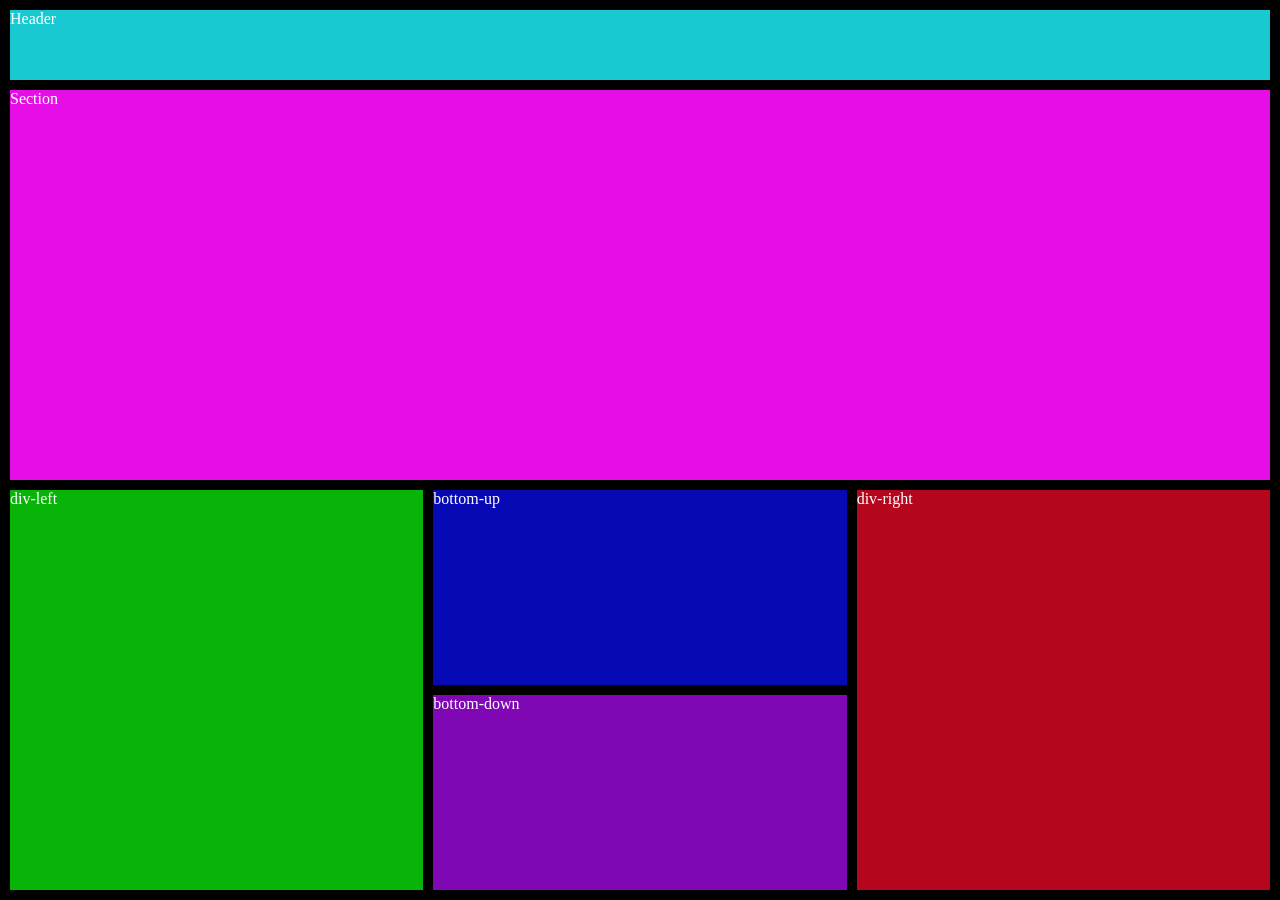
<file: display_grid/index.html>
<!DOCTYPE html>
<html lang="en">
<head>
    <meta charset="UTF-8">
    <meta name="viewport" content="width=device-width, initial-scale=1.0">
    <title>Document</title>
    <link rel="stylesheet" href="style.css">
</head>
<body>
    <main>
        <header>Header</header>
        <section>Section</section>
        <div id="div-left">div-left</div>
        <div id="div-right">div-right</div>
        <div id="bottom-up">bottom-up</div>
        <div id="bottom-down">bottom-down</div>
    </main>
</body>
</html>
</file>
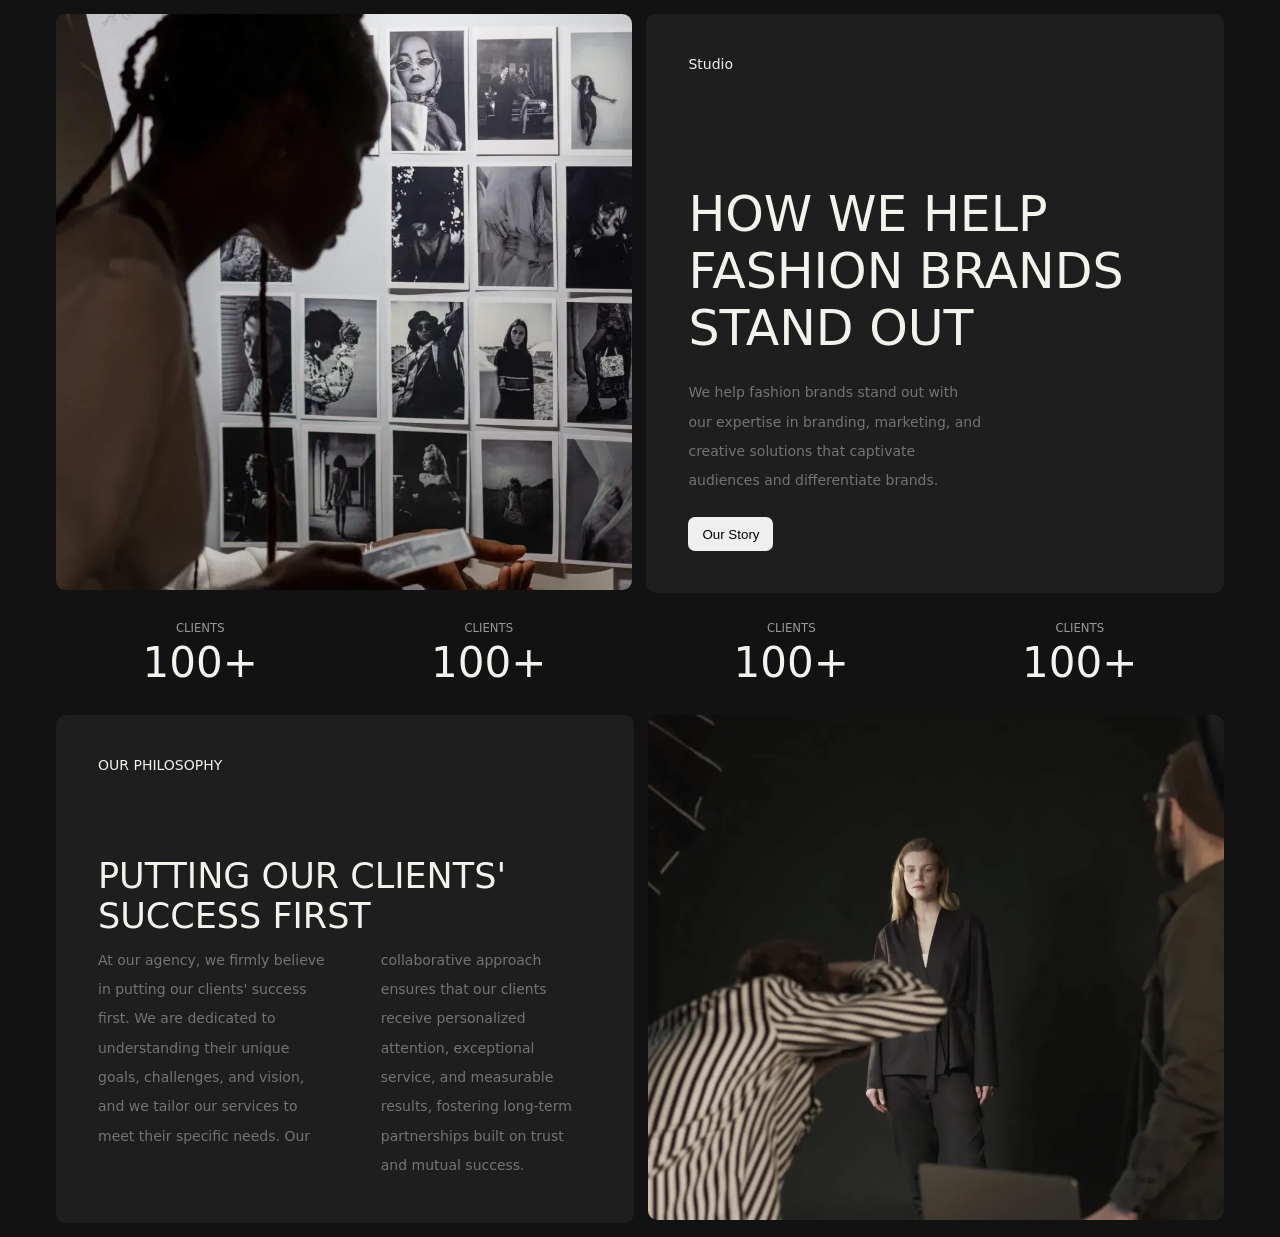
<file: responsive_project/index.html>
<!DOCTYPE html>
<html lang="en">
<head>
    <meta charset="UTF-8">
    <meta name="viewport" content="width=device-width, initial-scale=1.0">
    <title>Document</title>
    <link rel="stylesheet" href="style.css">
</head>
<body>
    <main>
        <section class="view1">
            <div class="top">
                <img src="./1.webp" alt="">
            </div>
            <div class="bottom">
                <p>Studio</p>
                <div class="text">
                    <h1>How We Help Fashion Brands Stand Out</h1>
                    <p>We help fashion brands stand out with our expertise in branding, marketing, and creative solutions that captivate audiences and differentiate brands.</p>
                    <button>Our Story</button>
                </div>
            </div>
        </section>


        <section class="view2">
            <div class="top">
                <div class="element">
                    <small>CLIENTS</small>
                    <h2>100+</h2>
                </div>
                <div class="element">
                    <small>CLIENTS</small>
                    <h2>100+</h2>
                </div>
            </div>
            <div class="bottom">
                <div class="element">
                    <small>CLIENTS</small>
                    <h2>100+</h2>
                </div>
                <div class="element">
                    <small>CLIENTS</small>
                    <h2>100+</h2>
                </div>
            </div>
        </section>

        <section class="view3">
            <div class="top">
                <img src="./2.webp" alt="">
            </div>

            <div class="bottom">
                <p>Our Philosophy</p>
                <div class="text">
                    <h1>Putting Our Clients' Success First</h1>
                
                <div class="phara">
                    <p>At our agency, we firmly believe in putting our clients' success first. We are dedicated to understanding their unique goals, challenges, and vision, and we tailor our services to meet their specific needs. Our</p>
                    <br>
                    <p>collaborative approach ensures that our clients receive personalized attention, exceptional service, and measurable results, fostering long-term partnerships built on trust and mutual success.</p>
                </div>
                </div>
            </div>
        </section>
    </main>
</body>
</html>
</file>
<file: display_grid/style.css>
*{
   margin:0;
   padding:0;
   box-sizing:border-box;
   color: white;
}
html,
body {
   height:100%;
   width:100%;
}

main{
    height: 100%;
    width: 100%;
    background-color: black;
    display: grid;
    grid-template-columns: 1fr 1fr 1fr;
    grid-template-rows: 70px 1fr 0.5fr 0.5fr;
    grid-template-areas: "header header header"
                         "section section section"
                         "div-left bottom-up div-right"    
                         "div-left bottom-down div-right"    
    
    ;

    grid-gap: 10px;
    padding: 10px;

  
}



header{
    background-color: rgb(24, 201, 210);
    grid-area: header;
  
}

section{
    background-color: rgb(231, 13, 231);
    grid-area: section;
} 

#div-left{
    background-color: rgb(7, 180, 7);
    grid-area: div-left;
}
#div-right{
    background-color: rgb(180, 7, 30);
    grid-area: div-right;
}
#bottom-up{
    background-color: rgb(7, 10, 180);
    grid-area:bottom-up;
}
#bottom-down{
    background-color: rgb(128, 7, 180);
    grid-area: bottom-down;
}
</file>
<file: responsive_project/style.css>
* {
  margin: 0;
  padding: 0;
  box-sizing: border-box;
}

html,
body {
  height: 100%;
  width: 100%;
}

html {
  font-family: system-ui, -apple-system, BlinkMacSystemFont, "Segoe UI", Roboto, Oxygen, Ubuntu, Cantarell, "Open Sans", "Helvetica Neue", sans-serif;
  color: #f4f2ed;
  font-size: clamp(14px, 1vw, 18px);
}

body {
  background-color: #121212;
}

section {
  max-width: 2000px;
}

main {
  width: 100%;
  display: flex;
  flex-direction: column;
  gap: 0rem;
  align-items: center;
}
main section.view1 {
  width: 100%;
  display: flex;
  flex-direction: column;
  gap: 1rem;
  padding: 1rem;
}
main section.view1 .top {
  width: 100%;
}
main section.view1 .top img {
  width: 100%;
  border-radius: 0.7rem;
}
main section.view1 .bottom {
  background-color: #1e1e1e;
  padding: 1.5rem;
  border-radius: 0.7rem;
  display: flex;
  flex-direction: column;
  gap: 3rem;
}
main section.view1 .bottom .text {
  display: flex;
  flex-direction: column;
  gap: 0.7rem;
}
main section.view1 .bottom .text h1 {
  font-weight: 100;
  font-size: 2.5rem;
  text-transform: uppercase;
}
main section.view1 .bottom .text p {
  font-size: 1.5rem;
  font-weight: 100;
  opacity: 0.4;
  line-height: 2.1rem;
}
main section.view1 .bottom .text button {
  width: -moz-fit-content;
  width: fit-content;
  padding: 0.7rem 1rem;
  border-radius: 0.5rem;
  border: none;
  outline: none;
}
main section.view2 {
  display: flex;
  flex-direction: column;
  gap: 1rem;
  width: 100%;
  padding: 1rem;
}
main section.view2 .top,
main section.view2 .bottom {
  display: flex;
  width: 100%;
  justify-content: space-around;
}
main section.view2 .top .element,
main section.view2 .bottom .element {
  align-items: center;
  display: flex;
  flex-direction: column;
  gap: 0.2rem;
}
main section.view2 .top .element small,
main section.view2 .bottom .element small {
  opacity: 0.6;
}
main section.view2 .top .element h2,
main section.view2 .bottom .element h2 {
  font-size: 3rem;
  font-weight: 300;
}
main section.view3 {
  width: 100%;
  display: flex;
  flex-direction: column;
  gap: 1rem;
  padding: 1rem;
}
main section.view3 .top {
  width: 100%;
}
main section.view3 .top img {
  width: 100%;
  border-radius: 0.7rem;
}
main section.view3 .bottom {
  background-color: #1e1e1e;
  padding: 1.5rem;
  border-radius: 0.7rem;
  display: flex;
  flex-direction: column;
  gap: 3rem;
}
main section.view3 .bottom .text {
  display: flex;
  flex-direction: column;
  gap: 0.7rem;
}
main section.view3 .bottom .text p {
  font-size: 1.5rem;
  font-weight: 100;
  opacity: 0.4;
  line-height: 2.1rem;
}
main section.view3 .bottom .text h1 {
  font-weight: 100;
  font-size: 2.5rem;
  text-transform: uppercase;
}
main section.view3 .bottom > p {
  text-transform: uppercase;
}

@media (min-width: 900px) {
  main section.view1 {
    flex-direction: row;
    padding: 1rem 4rem;
  }
  main section.view1 .top,
  main section.view1 .bottom {
    width: 50%;
  }
  main section.view1 .bottom {
    justify-content: space-between;
    padding: 3rem;
  }
  main section.view1 .bottom .text {
    gap: 1.5rem;
  }
  main section.view1 .bottom .text h1 {
    font-size: 3.5rem;
  }
  main section.view1 .bottom .text p {
    width: 60%;
    font-size: 1rem;
  }
  main section.view2 {
    flex-direction: row;
    padding: 1rem 4rem;
  }
  main section.view3 {
    padding: 1rem 4rem;
    flex-direction: row-reverse;
  }
  main section.view3 .top,
  main section.view3 .bottom {
    width: 50%;
  }
  main section.view3 .bottom {
    justify-content: space-between;
    padding: 3rem;
  }
  main section.view3 .bottom .phara {
    display: flex;
    gap: 2rem;
  }
  main section.view3 .bottom .phara p {
    font-size: 1rem;
  }
}/*# sourceMappingURL=style.css.map */
</file>
